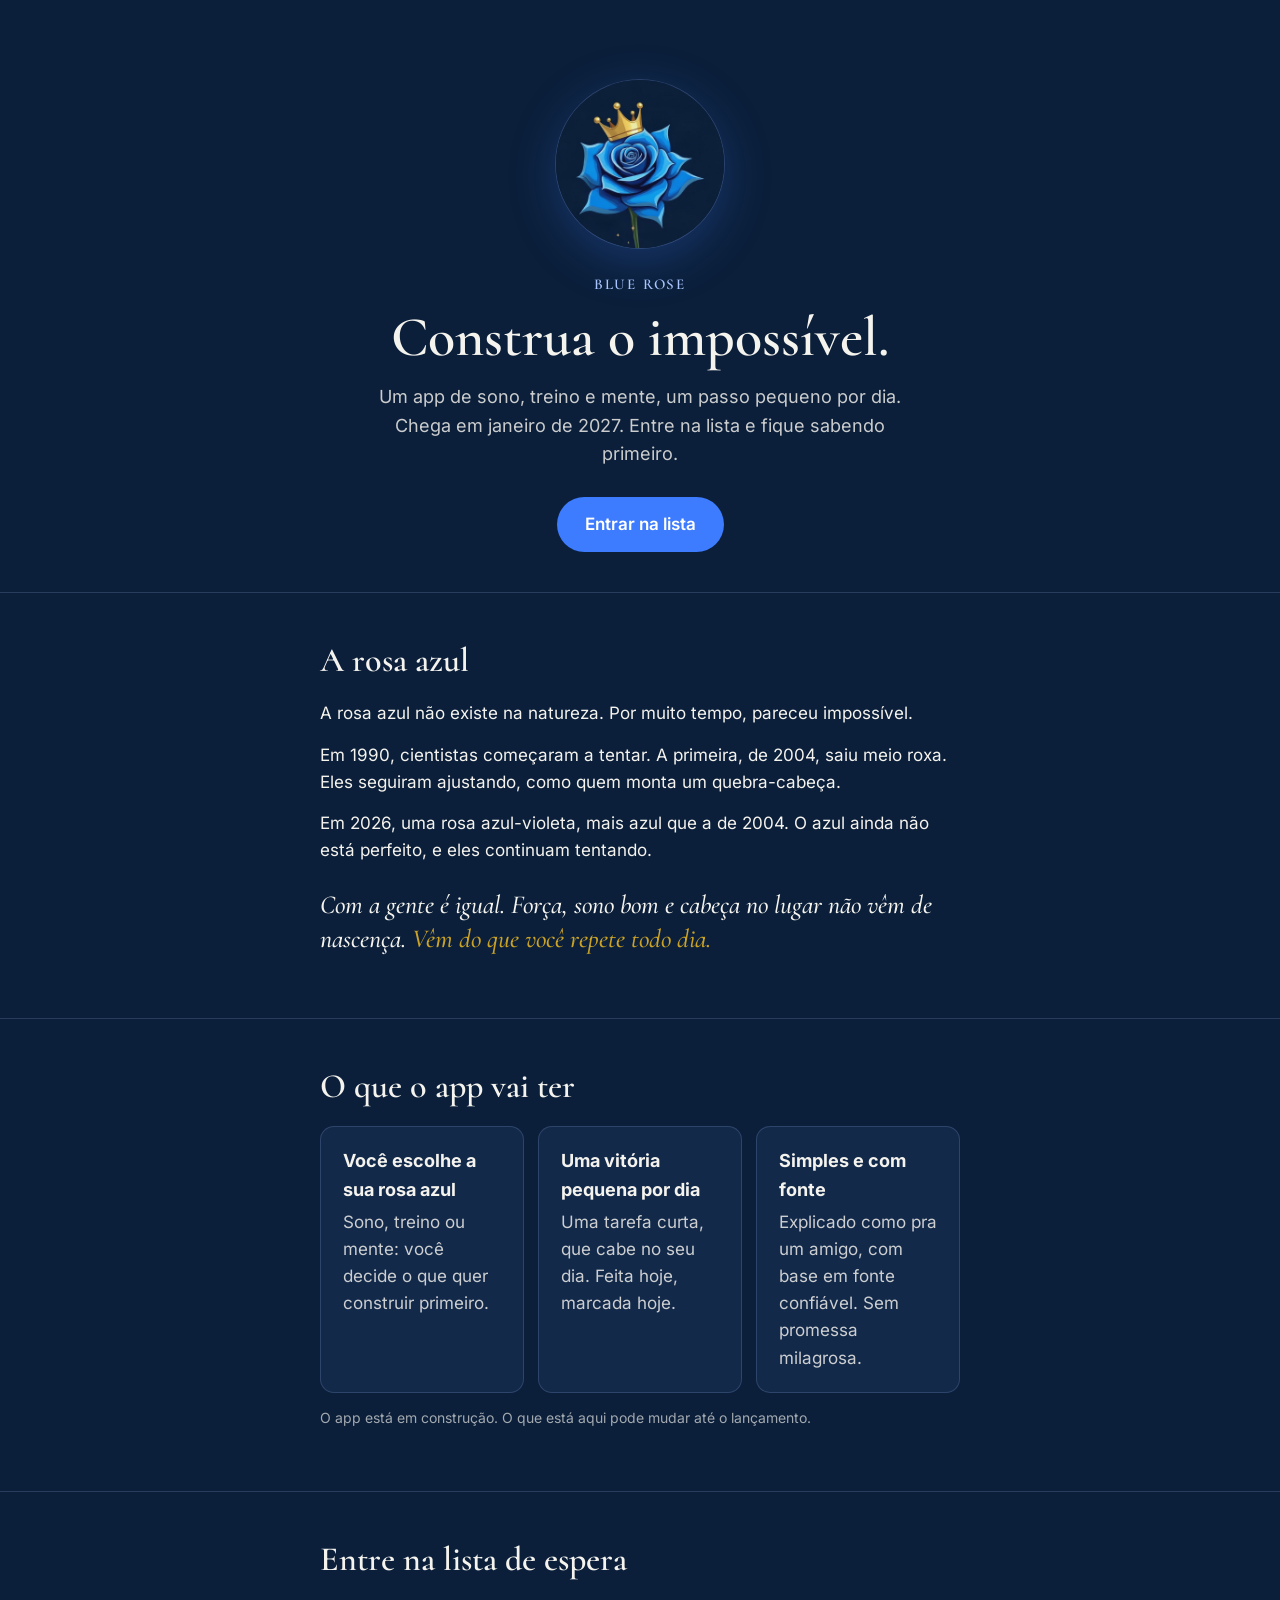
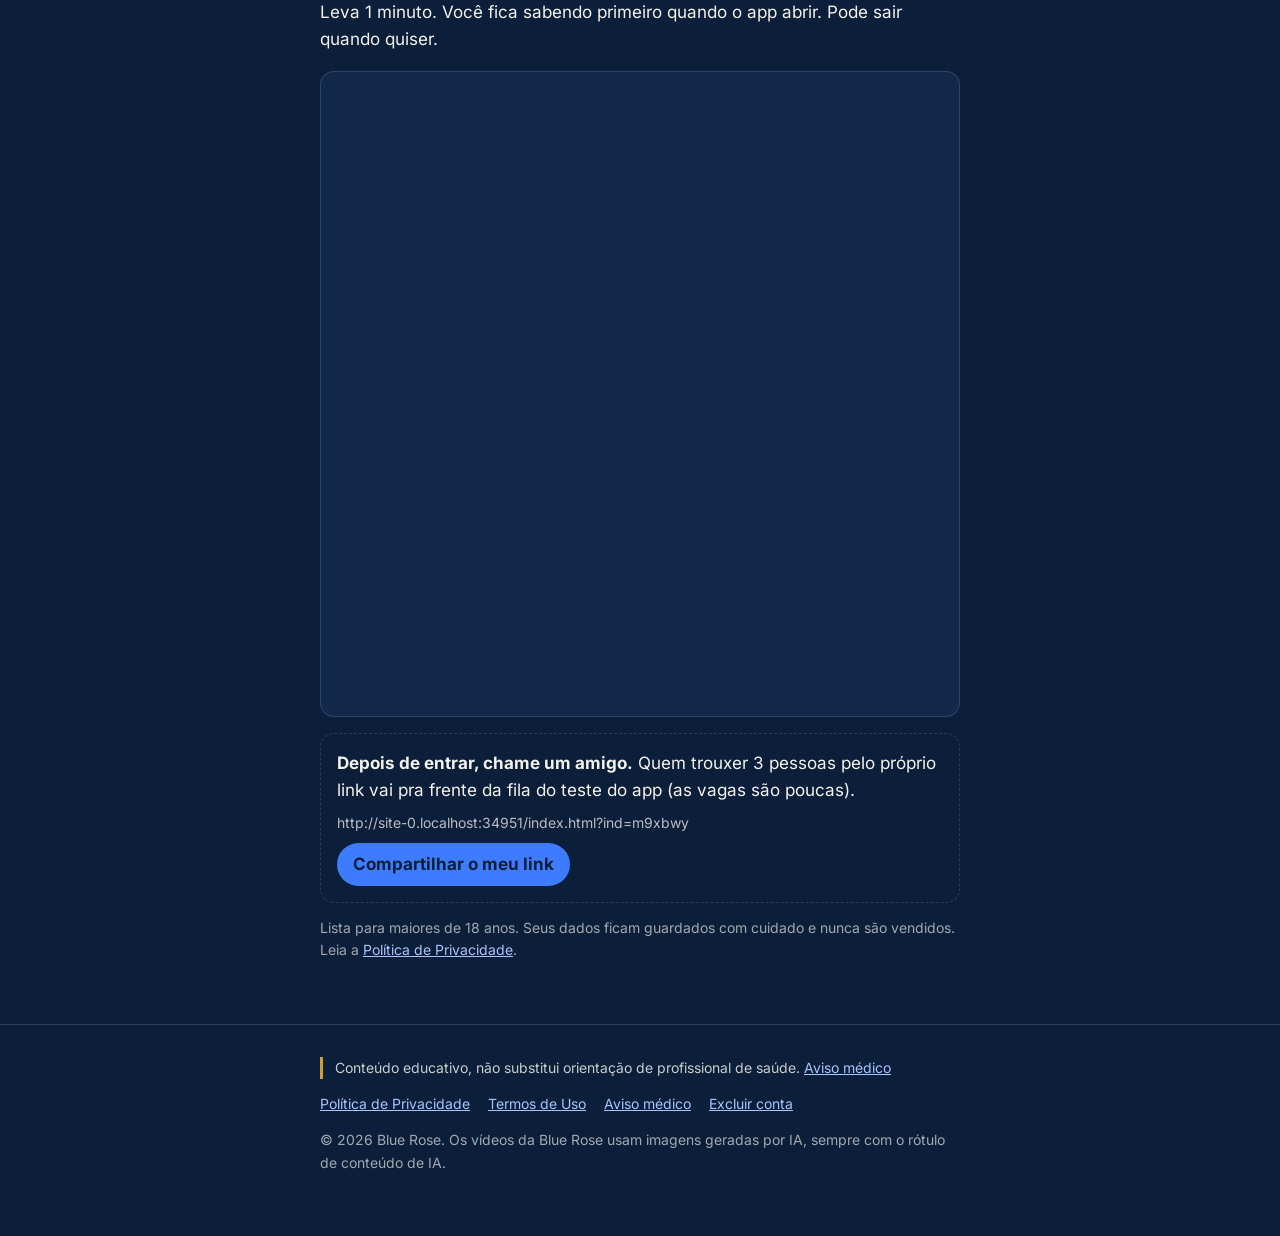
<file: index.html>
<!doctype html>
<html lang="pt-BR">
<head>
  <meta charset="utf-8">
  <meta name="viewport" content="width=device-width, initial-scale=1">
  <title>Blue Rose · Lista de espera do app</title>
  <meta name="description" content="Construa o impossível. Entre na lista de espera do app da Blue Rose: sono, treino e mente, um passo por dia.">
  <meta property="og:title" content="Blue Rose · Lista de espera do app">
  <meta property="og:description" content="Construa o impossível. Sono, treino e mente, um passo por dia.">
  <meta property="og:image" content="img/rosa.jpg">
  <link rel="icon" href="img/favicon.png">
  <link rel="stylesheet" href="tokens.css">
  <link rel="stylesheet" href="estilo.css">
</head>
<body>
  <header class="topo miolo">
    <img src="img/rosa.jpg" alt="A rosa azul com uma coroa dourada, símbolo da Blue Rose" width="168" height="168">
    <p class="marca">BLUE ROSE</p>
    <h1>Construa o impossível.</h1>
    <p class="sub">Um app de sono, treino e mente, um passo pequeno por dia. Chega em janeiro de 2027. Entre na lista e fique sabendo primeiro.</p>
    <a class="botao" href="#lista">Entrar na lista</a>
  </header>

  <main>
    <section class="manifesto" aria-labelledby="t-manifesto">
      <div class="miolo">
        <h2 id="t-manifesto">A rosa azul</h2>
        <p>A rosa azul não existe na natureza. Por muito tempo, pareceu impossível.</p>
        <p>Em 1990, cientistas começaram a tentar. A primeira, de 2004, saiu meio roxa. Eles seguiram ajustando, como quem monta um quebra-cabeça.</p>
        <p>Em 2026, uma rosa azul-violeta, mais azul que a de 2004. O azul ainda não está perfeito, e eles continuam tentando.</p>
        <p class="virada">Com a gente é igual. Força, sono bom e cabeça no lugar não vêm de nascença. <span class="ouro">Vêm do que você repete todo dia.</span></p>
      </div>
    </section>

    <section aria-labelledby="t-app">
      <div class="miolo">
        <h2 id="t-app">O que o app vai ter</h2>
        <ul class="beneficios">
          <li><b>Você escolhe a sua rosa azul</b><span>Sono, treino ou mente: você decide o que quer construir primeiro.</span></li>
          <li><b>Uma vitória pequena por dia</b><span>Uma tarefa curta, que cabe no seu dia. Feita hoje, marcada hoje.</span></li>
          <li><b>Simples e com fonte</b><span>Explicado como pra um amigo, com base em fonte confiável. Sem promessa milagrosa.</span></li>
        </ul>
        <p class="obs">O app está em construção. O que está aqui pode mudar até o lançamento.</p>
      </div>
    </section>

    <section id="lista" aria-labelledby="t-lista">
      <div class="miolo">
        <h2 id="t-lista">Entre na lista de espera</h2>
        <p>Leva 1 minuto. Você fica sabendo primeiro quando o app abrir. Pode sair quando quiser.</p>
        <div class="form-caixa" id="formulario"></div>
        <div class="indicacao" id="indicacao" hidden>
          <p><b>Depois de entrar, chame um amigo.</b> Quem trouxer 3 pessoas pelo próprio link vai pra frente da fila do teste do app (as vagas são poucas).</p>
          <p class="indicacao-link" data-link></p>
          <button type="button" class="indicacao-botao" data-copiar>Compartilhar o meu link</button>
        </div>
        <p class="obs">Lista para maiores de 18 anos. Seus dados ficam guardados com cuidado e nunca são vendidos. Leia a <a href="privacidade.html">Política de Privacidade</a>.</p>
      </div>
    </section>
  </main>

  <footer>
    <div class="miolo">
      <p class="aviso">Conteúdo educativo, não substitui orientação de profissional de saúde. <a href="aviso-medico.html">Aviso médico</a></p>
      <nav aria-label="Textos legais">
        <a href="privacidade.html">Política de Privacidade</a>
        <a href="termos.html">Termos de Uso</a>
        <a href="aviso-medico.html">Aviso médico</a>
        <a href="excluir-conta.html">Excluir conta</a>
      </nav>
      <p>© 2026 Blue Rose. Os vídeos da Blue Rose usam imagens geradas por IA, sempre com o rótulo de conteúdo de IA.</p>
    </div>
  </footer>

  <script src="config.js"></script>
  <script src="lista.js"></script>
</body>
</html>
</file>
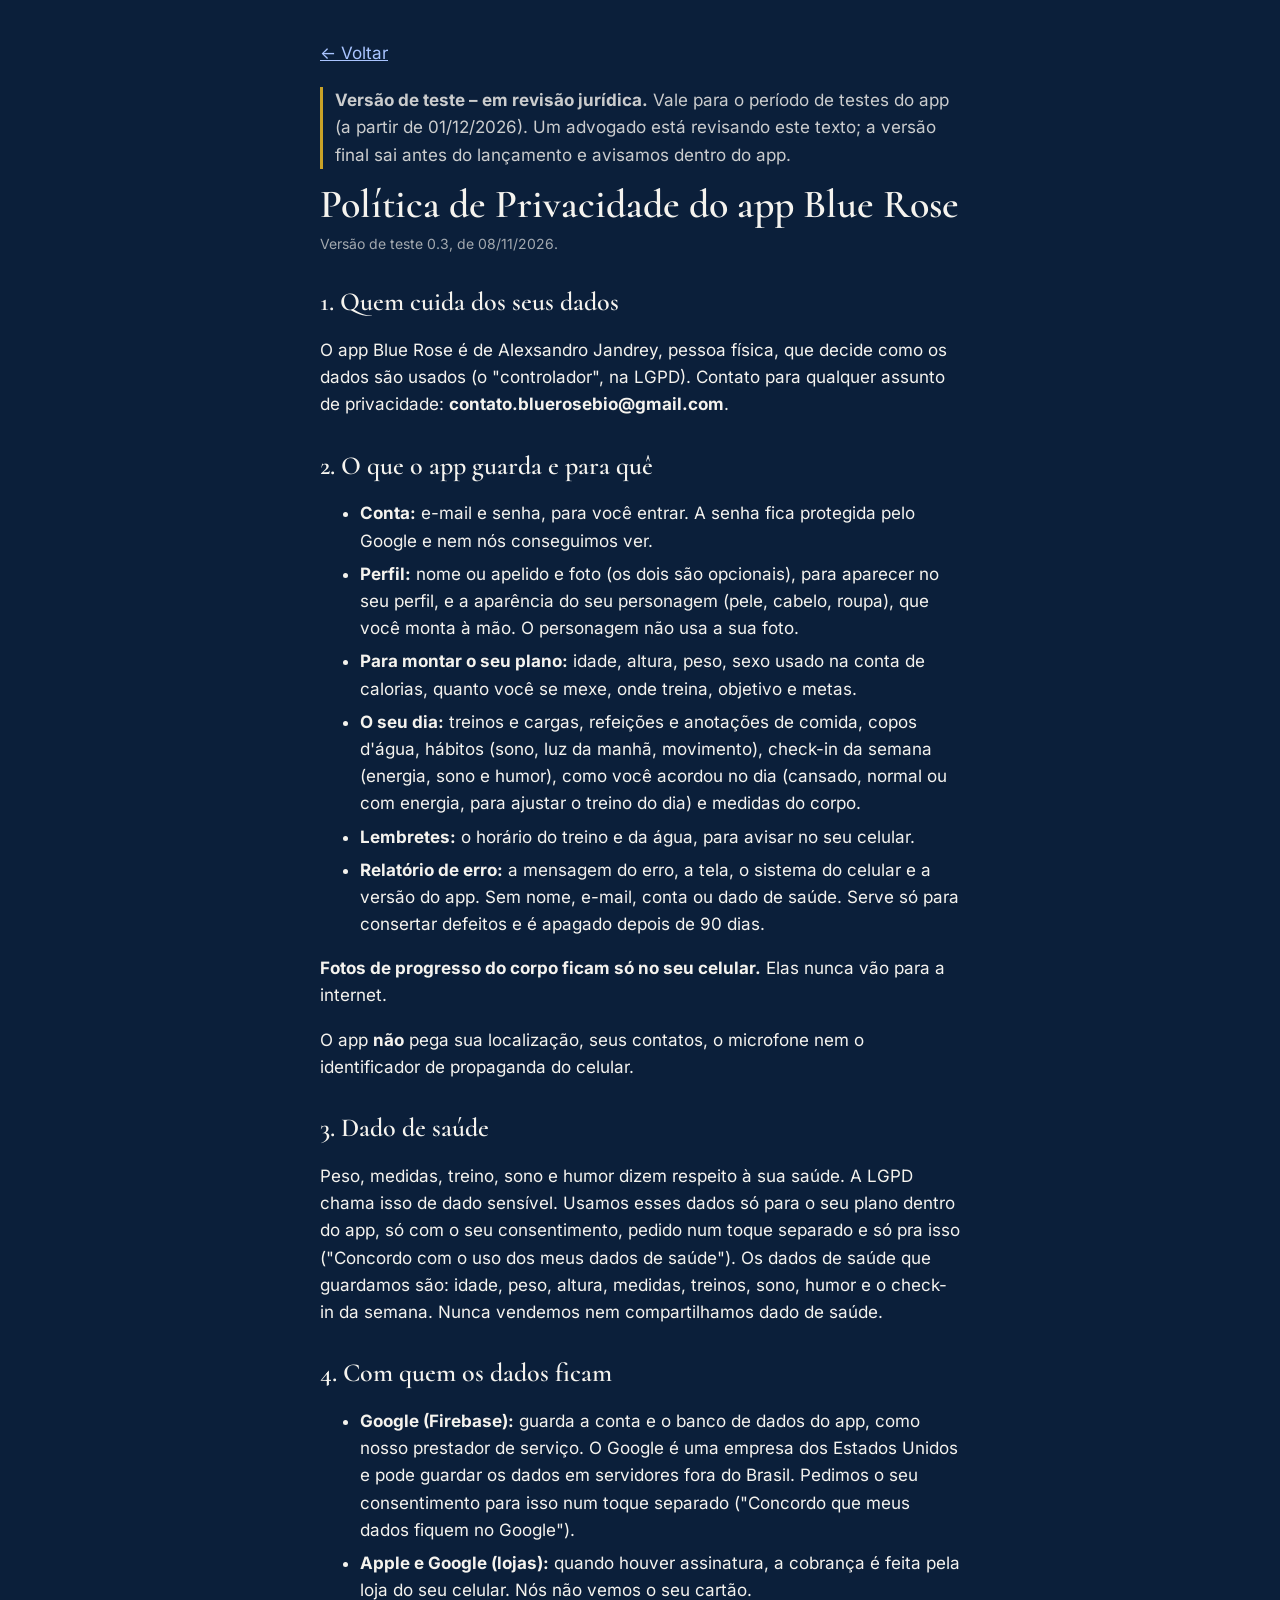
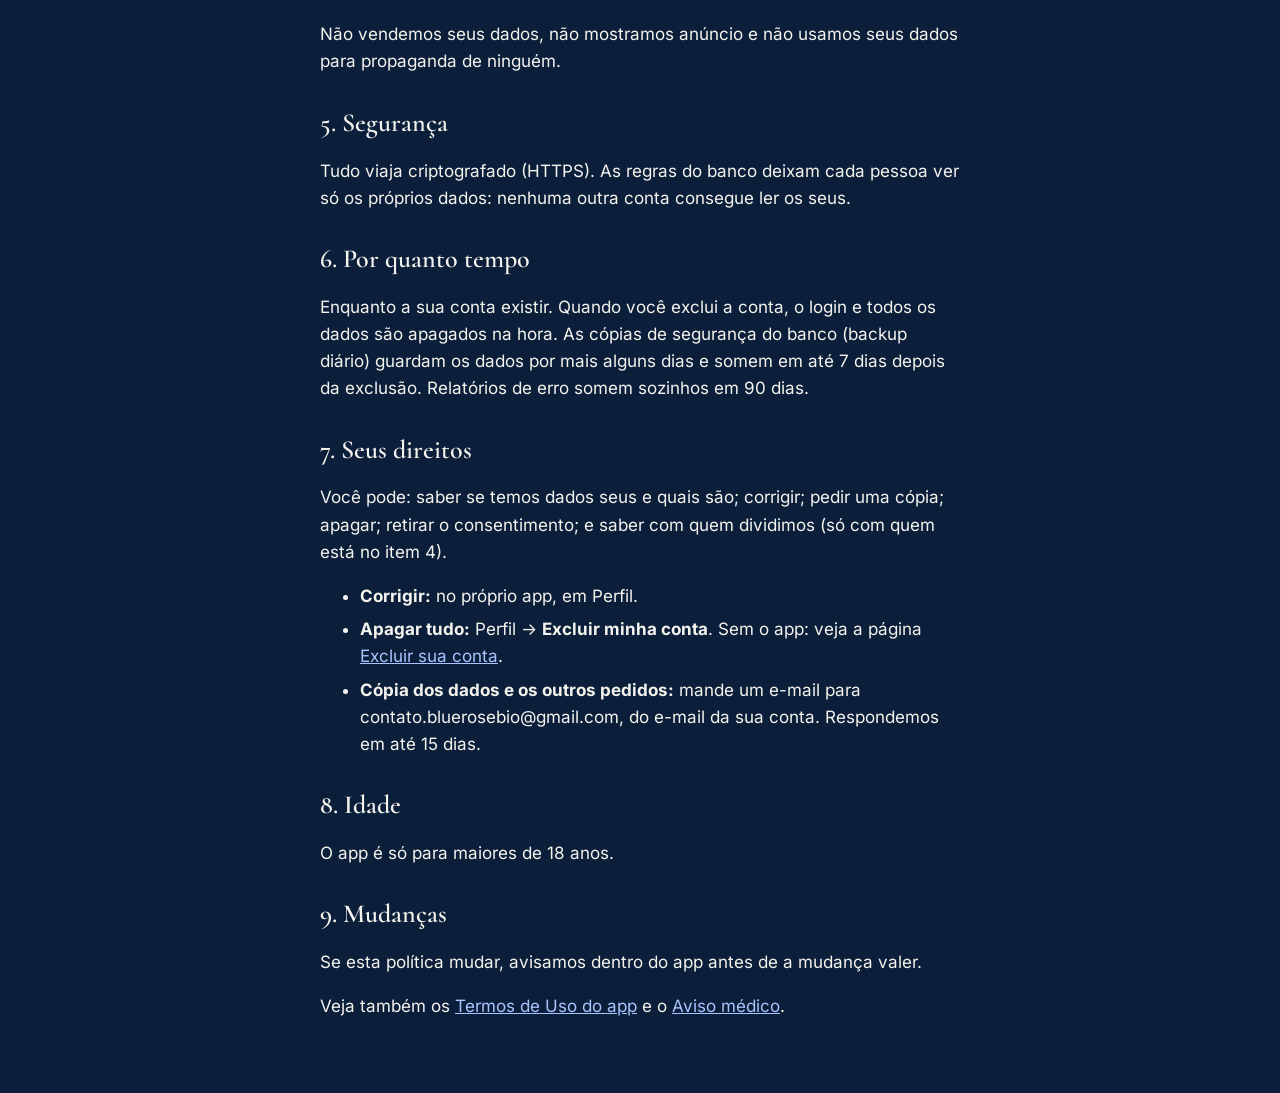
<file: app-privacidade.html>
<!doctype html>
<html lang="pt-BR">
<head>
  <meta charset="utf-8">
  <meta name="viewport" content="width=device-width, initial-scale=1">
  <title>Privacidade do app · Blue Rose</title>
  <meta name="robots" content="noindex">
  <link rel="icon" href="img/favicon.png">
  <link rel="stylesheet" href="tokens.css">
  <link rel="stylesheet" href="estilo.css">
</head>
<body>
<main class="texto miolo">
  <a class="voltar" href="index.html">← Voltar</a>
  <p class="aviso"><b>Versão de teste – em revisão jurídica.</b> Vale para o período de testes do app (a partir de 01/12/2026). Um advogado está revisando este texto; a versão final sai antes do lançamento e avisamos dentro do app.</p>
  <h1>Política de Privacidade do app Blue Rose</h1>
  <p class="versao">Versão de teste 0.3, de 08/11/2026.</p>

  <h2>1. Quem cuida dos seus dados</h2>
  <p>O app Blue Rose é de Alexsandro Jandrey, pessoa física, que decide como os dados são usados (o "controlador", na LGPD). Contato para qualquer assunto de privacidade: <b>contato.bluerosebio@gmail.com</b>.</p>

  <h2>2. O que o app guarda e para quê</h2>
  <ul>
    <li><b>Conta:</b> e-mail e senha, para você entrar. A senha fica protegida pelo Google e nem nós conseguimos ver.</li>
    <li><b>Perfil:</b> nome ou apelido e foto (os dois são opcionais), para aparecer no seu perfil, e a aparência do seu personagem (pele, cabelo, roupa), que você monta à mão. O personagem não usa a sua foto.</li>
    <li><b>Para montar o seu plano:</b> idade, altura, peso, sexo usado na conta de calorias, quanto você se mexe, onde treina, objetivo e metas.</li>
    <li><b>O seu dia:</b> treinos e cargas, refeições e anotações de comida, copos d'água, hábitos (sono, luz da manhã, movimento), check-in da semana (energia, sono e humor), como você acordou no dia (cansado, normal ou com energia, para ajustar o treino do dia) e medidas do corpo.</li>
    <li><b>Lembretes:</b> o horário do treino e da água, para avisar no seu celular.</li>
    <li><b>Relatório de erro:</b> a mensagem do erro, a tela, o sistema do celular e a versão do app. Sem nome, e-mail, conta ou dado de saúde. Serve só para consertar defeitos e é apagado depois de 90 dias.</li>
  </ul>
  <p><b>Fotos de progresso do corpo ficam só no seu celular.</b> Elas nunca vão para a internet.</p>
  <p>O app <b>não</b> pega sua localização, seus contatos, o microfone nem o identificador de propaganda do celular.</p>

  <h2>3. Dado de saúde</h2>
  <p>Peso, medidas, treino, sono e humor dizem respeito à sua saúde. A LGPD chama isso de dado sensível. Usamos esses dados só para o seu plano dentro do app, só com o seu consentimento, pedido num toque separado e só pra isso ("Concordo com o uso dos meus dados de saúde"). Os dados de saúde que guardamos são: idade, peso, altura, medidas, treinos, sono, humor e o check-in da semana. Nunca vendemos nem compartilhamos dado de saúde.</p>

  <h2>4. Com quem os dados ficam</h2>
  <ul>
    <li><b>Google (Firebase):</b> guarda a conta e o banco de dados do app, como nosso prestador de serviço. O Google é uma empresa dos Estados Unidos e pode guardar os dados em servidores fora do Brasil. Pedimos o seu consentimento para isso num toque separado ("Concordo que meus dados fiquem no Google").</li>
    <li><b>Apple e Google (lojas):</b> quando houver assinatura, a cobrança é feita pela loja do seu celular. Nós não vemos o seu cartão.</li>
  </ul>
  <p>Não vendemos seus dados, não mostramos anúncio e não usamos seus dados para propaganda de ninguém.</p>

  <h2>5. Segurança</h2>
  <p>Tudo viaja criptografado (HTTPS). As regras do banco deixam cada pessoa ver só os próprios dados: nenhuma outra conta consegue ler os seus.</p>

  <h2>6. Por quanto tempo</h2>
  <p>Enquanto a sua conta existir. Quando você exclui a conta, o login e todos os dados são apagados na hora. As cópias de segurança do banco (backup diário) guardam os dados por mais alguns dias e somem em até 7 dias depois da exclusão. Relatórios de erro somem sozinhos em 90 dias.</p>

  <h2>7. Seus direitos</h2>
  <p>Você pode: saber se temos dados seus e quais são; corrigir; pedir uma cópia; apagar; retirar o consentimento; e saber com quem dividimos (só com quem está no item 4).</p>
  <ul>
    <li><b>Corrigir:</b> no próprio app, em Perfil.</li>
    <li><b>Apagar tudo:</b> Perfil → <b>Excluir minha conta</b>. Sem o app: veja a página <a href="excluir-conta.html">Excluir sua conta</a>.</li>
    <li><b>Cópia dos dados e os outros pedidos:</b> mande um e-mail para contato.bluerosebio@gmail.com, do e-mail da sua conta. Respondemos em até 15 dias.</li>
  </ul>

  <h2>8. Idade</h2>
  <p>O app é só para maiores de 18 anos.</p>

  <h2>9. Mudanças</h2>
  <p>Se esta política mudar, avisamos dentro do app antes de a mudança valer.</p>

  <p>Veja também os <a href="app-termos.html">Termos de Uso do app</a> e o <a href="aviso-medico.html">Aviso médico</a>.</p>
</main>
</body>
</html>
</file>
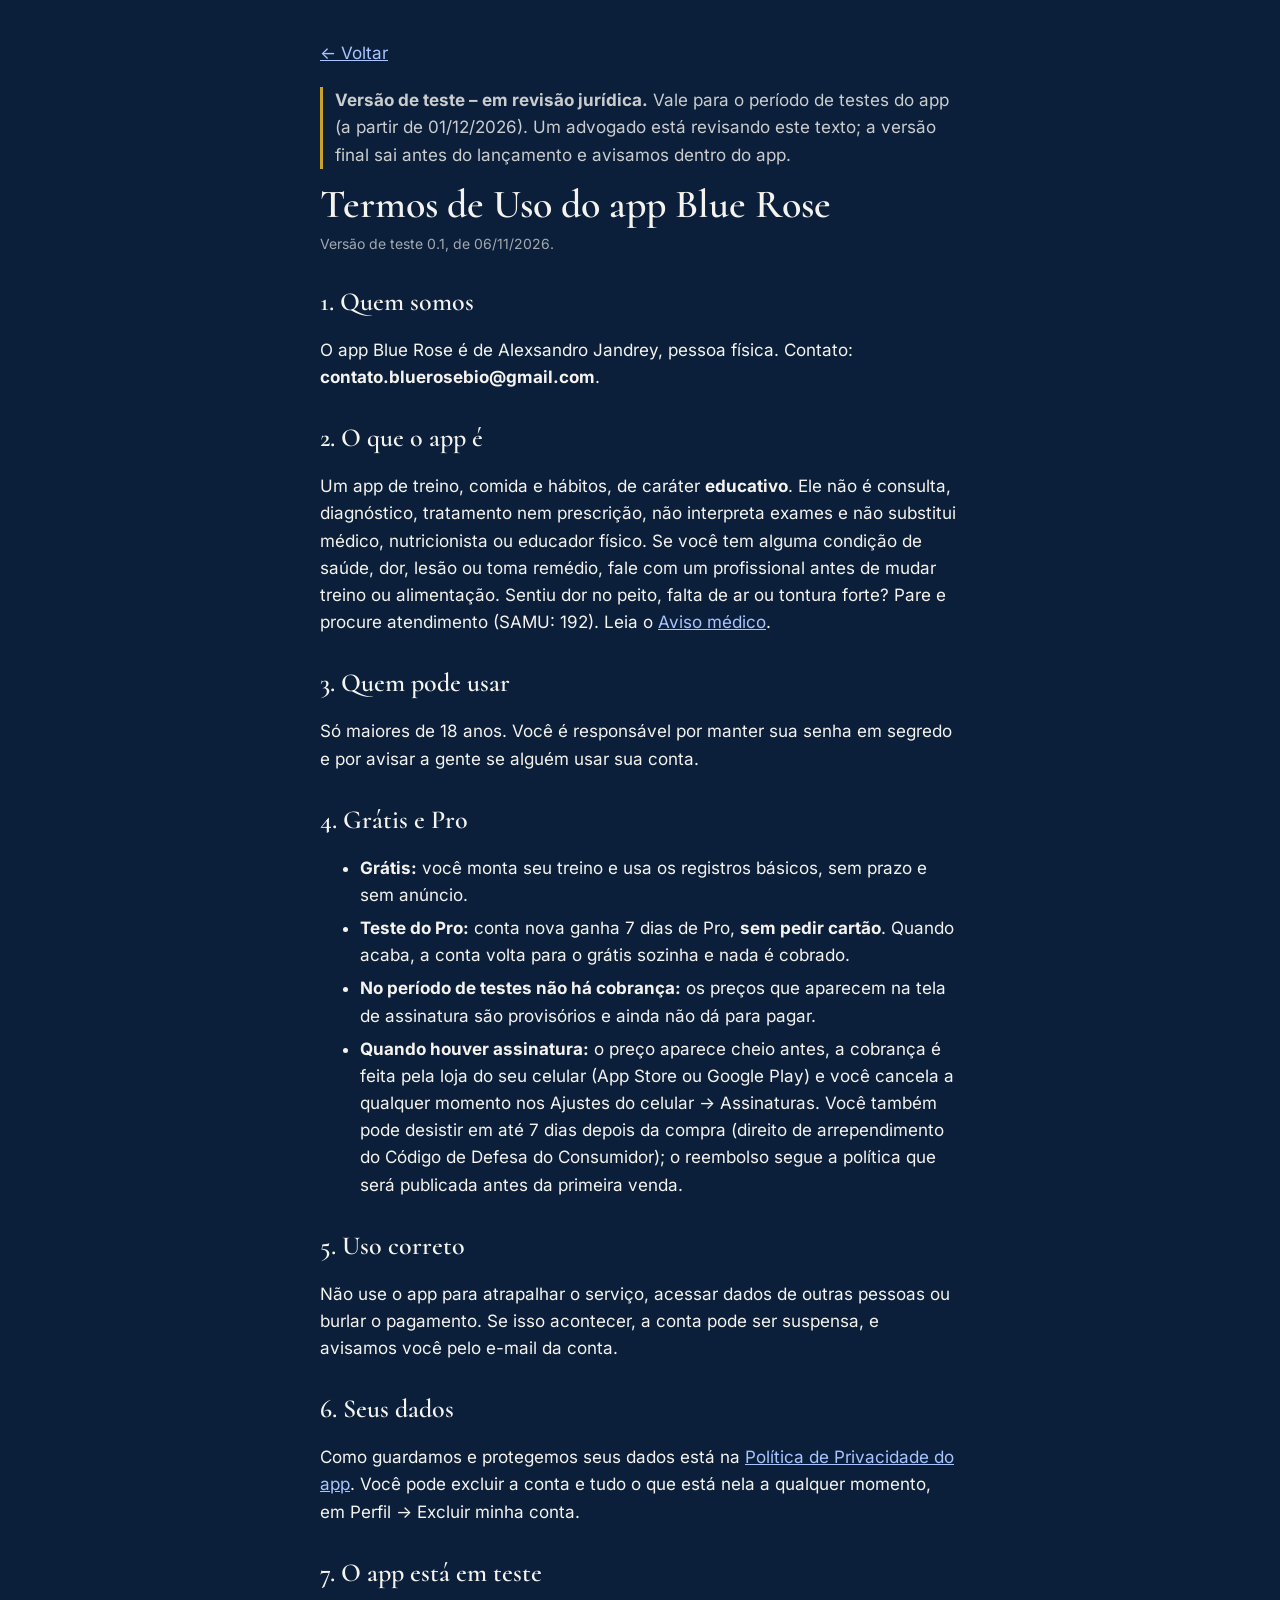
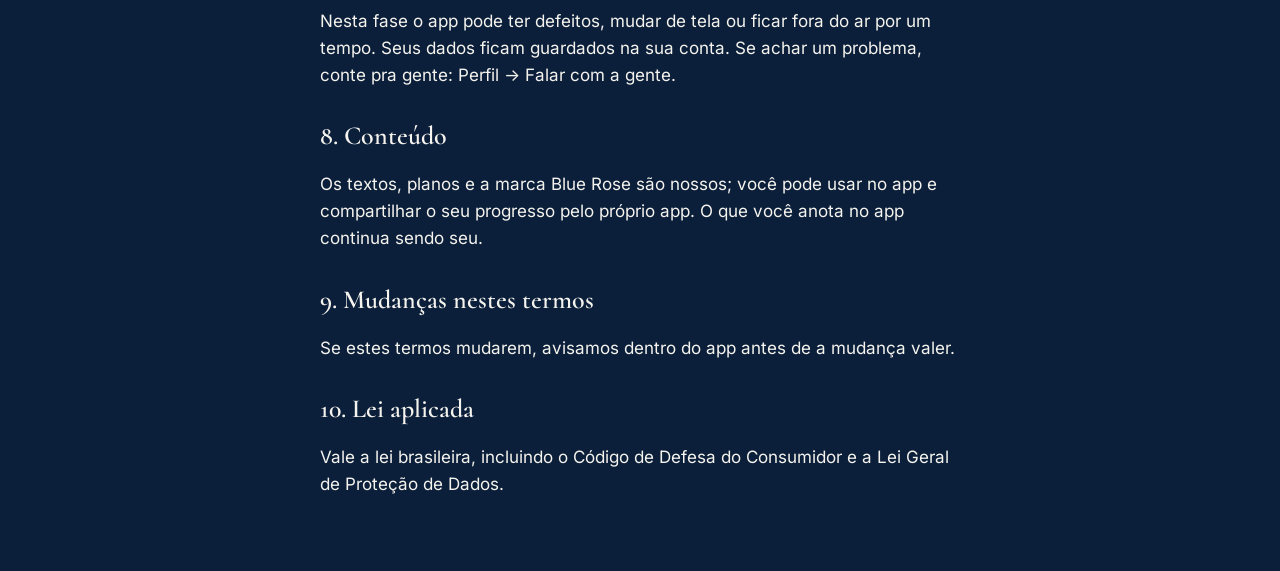
<file: app-termos.html>
<!doctype html>
<html lang="pt-BR">
<head>
  <meta charset="utf-8">
  <meta name="viewport" content="width=device-width, initial-scale=1">
  <title>Termos do app · Blue Rose</title>
  <meta name="robots" content="noindex">
  <link rel="icon" href="img/favicon.png">
  <link rel="stylesheet" href="tokens.css">
  <link rel="stylesheet" href="estilo.css">
</head>
<body>
<main class="texto miolo">
  <a class="voltar" href="index.html">← Voltar</a>
  <p class="aviso"><b>Versão de teste – em revisão jurídica.</b> Vale para o período de testes do app (a partir de 01/12/2026). Um advogado está revisando este texto; a versão final sai antes do lançamento e avisamos dentro do app.</p>
  <h1>Termos de Uso do app Blue Rose</h1>
  <p class="versao">Versão de teste 0.1, de 06/11/2026.</p>

  <h2>1. Quem somos</h2>
  <p>O app Blue Rose é de Alexsandro Jandrey, pessoa física. Contato: <b>contato.bluerosebio@gmail.com</b>.</p>

  <h2>2. O que o app é</h2>
  <p>Um app de treino, comida e hábitos, de caráter <b>educativo</b>. Ele não é consulta, diagnóstico, tratamento nem prescrição, não interpreta exames e não substitui médico, nutricionista ou educador físico. Se você tem alguma condição de saúde, dor, lesão ou toma remédio, fale com um profissional antes de mudar treino ou alimentação. Sentiu dor no peito, falta de ar ou tontura forte? Pare e procure atendimento (SAMU: 192). Leia o <a href="aviso-medico.html">Aviso médico</a>.</p>

  <h2>3. Quem pode usar</h2>
  <p>Só maiores de 18 anos. Você é responsável por manter sua senha em segredo e por avisar a gente se alguém usar sua conta.</p>

  <h2>4. Grátis e Pro</h2>
  <ul>
    <li><b>Grátis:</b> você monta seu treino e usa os registros básicos, sem prazo e sem anúncio.</li>
    <li><b>Teste do Pro:</b> conta nova ganha 7 dias de Pro, <b>sem pedir cartão</b>. Quando acaba, a conta volta para o grátis sozinha e nada é cobrado.</li>
    <li><b>No período de testes não há cobrança:</b> os preços que aparecem na tela de assinatura são provisórios e ainda não dá para pagar.</li>
    <li><b>Quando houver assinatura:</b> o preço aparece cheio antes, a cobrança é feita pela loja do seu celular (App Store ou Google Play) e você cancela a qualquer momento nos Ajustes do celular → Assinaturas. Você também pode desistir em até 7 dias depois da compra (direito de arrependimento do Código de Defesa do Consumidor); o reembolso segue a política que será publicada antes da primeira venda.</li>
  </ul>

  <h2>5. Uso correto</h2>
  <p>Não use o app para atrapalhar o serviço, acessar dados de outras pessoas ou burlar o pagamento. Se isso acontecer, a conta pode ser suspensa, e avisamos você pelo e-mail da conta.</p>

  <h2>6. Seus dados</h2>
  <p>Como guardamos e protegemos seus dados está na <a href="app-privacidade.html">Política de Privacidade do app</a>. Você pode excluir a conta e tudo o que está nela a qualquer momento, em Perfil → Excluir minha conta.</p>

  <h2>7. O app está em teste</h2>
  <p>Nesta fase o app pode ter defeitos, mudar de tela ou ficar fora do ar por um tempo. Seus dados ficam guardados na sua conta. Se achar um problema, conte pra gente: Perfil → Falar com a gente.</p>

  <h2>8. Conteúdo</h2>
  <p>Os textos, planos e a marca Blue Rose são nossos; você pode usar no app e compartilhar o seu progresso pelo próprio app. O que você anota no app continua sendo seu.</p>

  <h2>9. Mudanças nestes termos</h2>
  <p>Se estes termos mudarem, avisamos dentro do app antes de a mudança valer.</p>

  <h2>10. Lei aplicada</h2>
  <p>Vale a lei brasileira, incluindo o Código de Defesa do Consumidor e a Lei Geral de Proteção de Dados.</p>
</main>
</body>
</html>
</file>
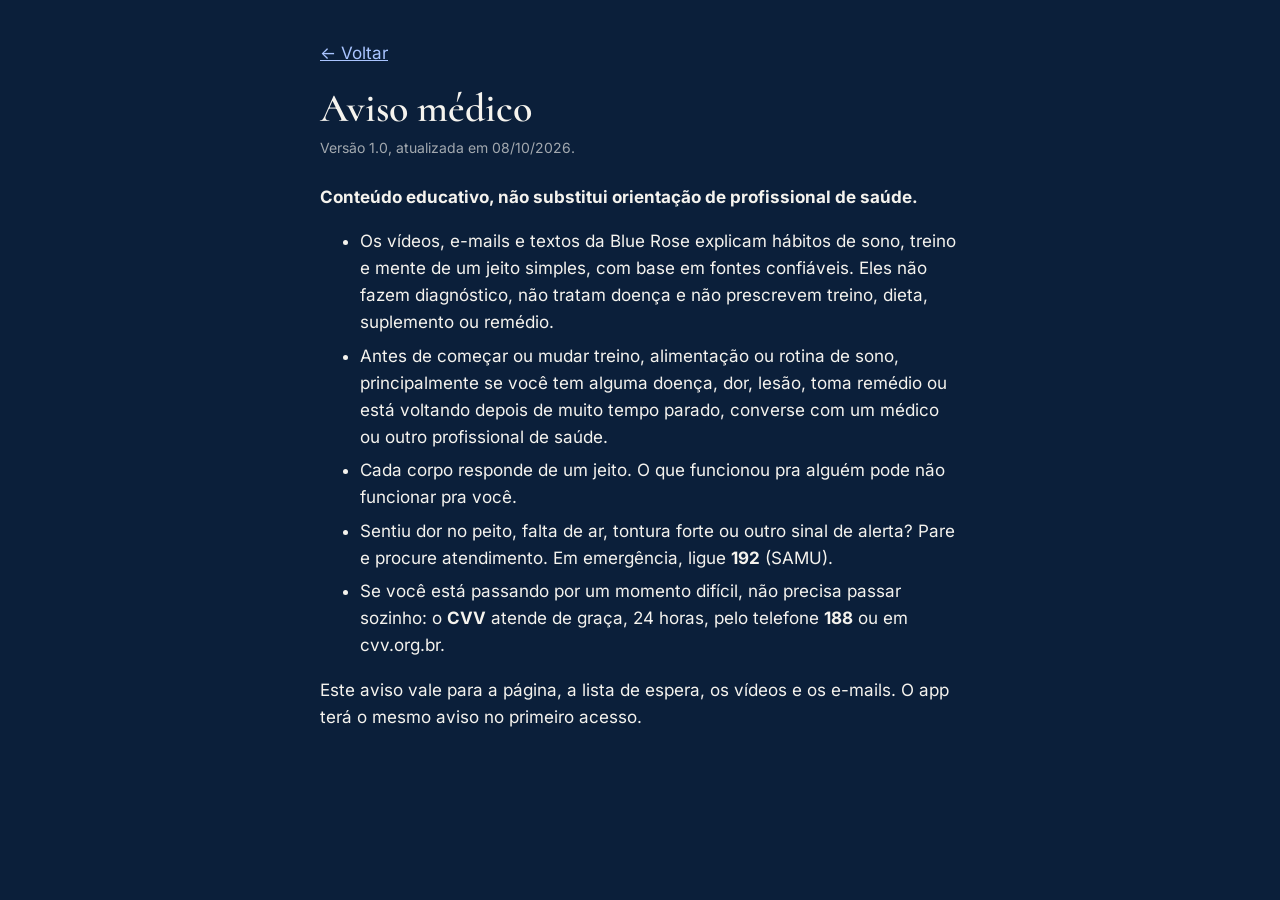
<file: aviso-medico.html>
<!doctype html>
<html lang="pt-BR">
<head>
  <meta charset="utf-8">
  <meta name="viewport" content="width=device-width, initial-scale=1">
  <title>Aviso médico · Blue Rose</title>
  <meta name="robots" content="noindex">
  <link rel="icon" href="img/favicon.png">
  <link rel="stylesheet" href="tokens.css">
  <link rel="stylesheet" href="estilo.css">
</head>
<body>
<main class="texto miolo">
  <a class="voltar" href="index.html">← Voltar</a>
  <h1>Aviso médico</h1>
  <p class="versao">Versão 1.0, atualizada em 08/10/2026.</p>
  <p><b>Conteúdo educativo, não substitui orientação de profissional de saúde.</b></p>
  <ul>
    <li>Os vídeos, e-mails e textos da Blue Rose explicam hábitos de sono, treino e mente de um jeito simples, com base em fontes confiáveis. Eles não fazem diagnóstico, não tratam doença e não prescrevem treino, dieta, suplemento ou remédio.</li>
    <li>Antes de começar ou mudar treino, alimentação ou rotina de sono, principalmente se você tem alguma doença, dor, lesão, toma remédio ou está voltando depois de muito tempo parado, converse com um médico ou outro profissional de saúde.</li>
    <li>Cada corpo responde de um jeito. O que funcionou pra alguém pode não funcionar pra você.</li>
    <li>Sentiu dor no peito, falta de ar, tontura forte ou outro sinal de alerta? Pare e procure atendimento. Em emergência, ligue <b>192</b> (SAMU).</li>
    <li>Se você está passando por um momento difícil, não precisa passar sozinho: o <b>CVV</b> atende de graça, 24 horas, pelo telefone <b>188</b> ou em cvv.org.br.</li>
  </ul>
  <p>Este aviso vale para a página, a lista de espera, os vídeos e os e-mails. O app terá o mesmo aviso no primeiro acesso.</p>
</main>
</body>
</html>
</file>
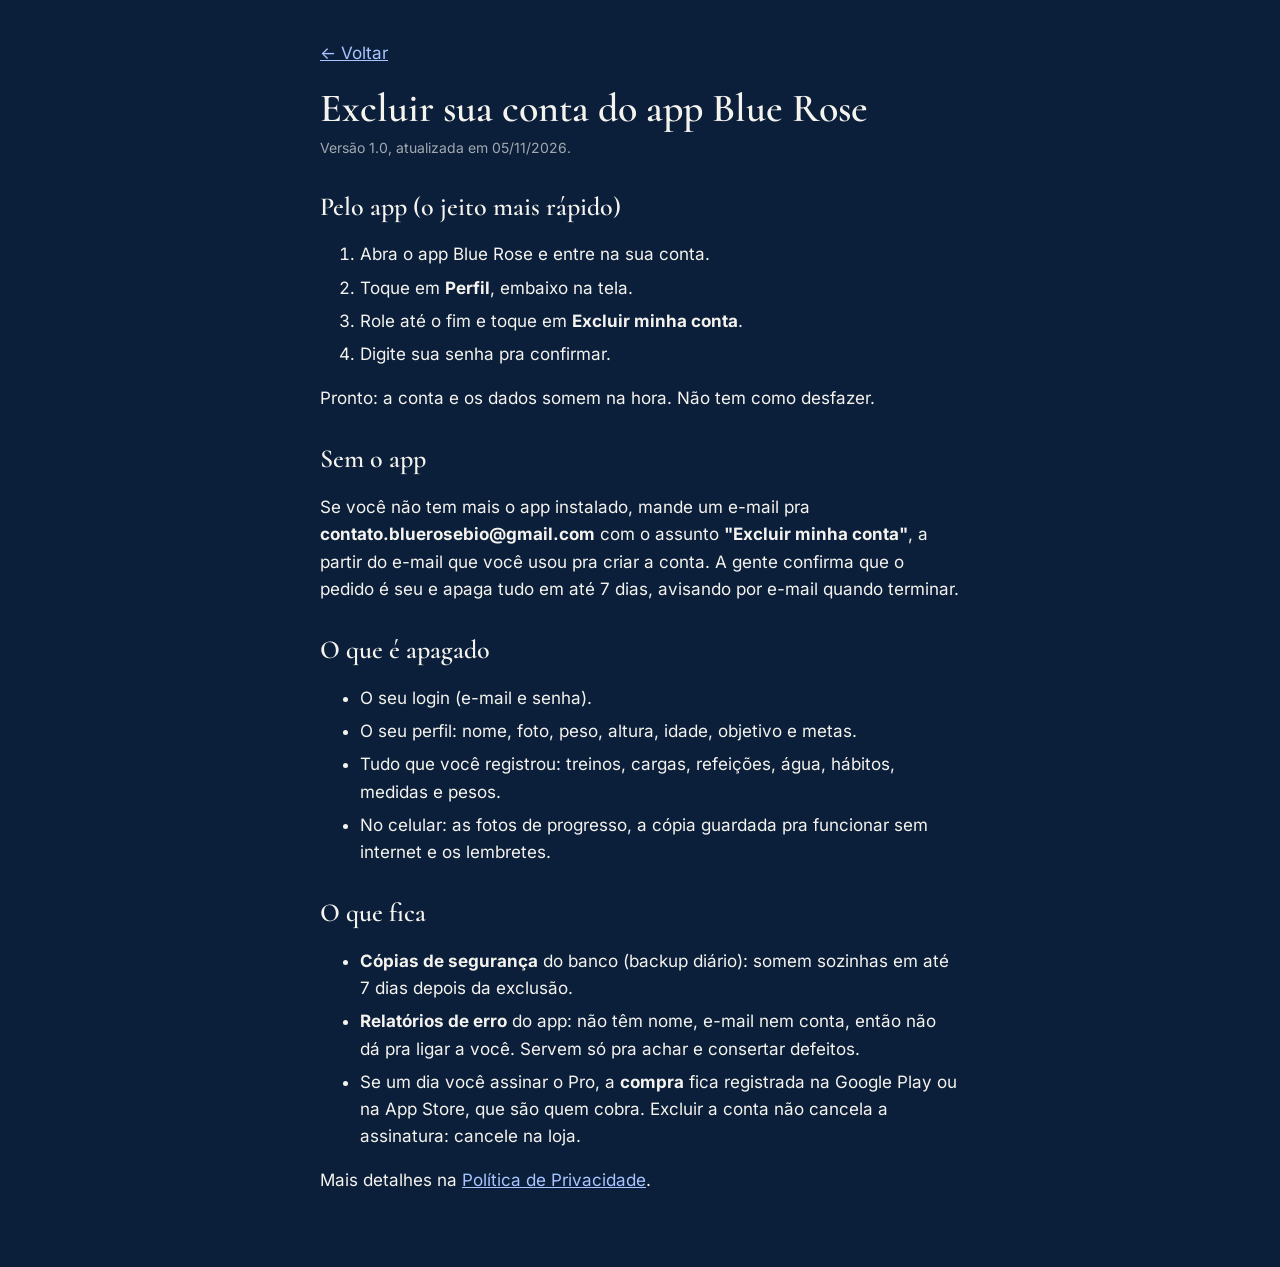
<file: excluir-conta.html>
<!doctype html>
<html lang="pt-BR">
<head>
  <meta charset="utf-8">
  <meta name="viewport" content="width=device-width, initial-scale=1">
  <title>Excluir sua conta · Blue Rose</title>
  <link rel="icon" href="img/favicon.png">
  <link rel="stylesheet" href="tokens.css">
  <link rel="stylesheet" href="estilo.css">
</head>
<body>
<main class="texto miolo">
  <a class="voltar" href="index.html">← Voltar</a>
  <h1>Excluir sua conta do app Blue Rose</h1>
  <p class="versao">Versão 1.0, atualizada em 05/11/2026.</p>

  <h2>Pelo app (o jeito mais rápido)</h2>
  <ol>
    <li>Abra o app Blue Rose e entre na sua conta.</li>
    <li>Toque em <b>Perfil</b>, embaixo na tela.</li>
    <li>Role até o fim e toque em <b>Excluir minha conta</b>.</li>
    <li>Digite sua senha pra confirmar.</li>
  </ol>
  <p>Pronto: a conta e os dados somem na hora. Não tem como desfazer.</p>

  <h2>Sem o app</h2>
  <p>Se você não tem mais o app instalado, mande um e-mail pra <b>contato.bluerosebio@gmail.com</b> com o assunto
    <b>"Excluir minha conta"</b>, a partir do e-mail que você usou pra criar a conta. A gente confirma que o pedido é seu
    e apaga tudo em até 7 dias, avisando por e-mail quando terminar.</p>

  <h2>O que é apagado</h2>
  <ul>
    <li>O seu login (e-mail e senha).</li>
    <li>O seu perfil: nome, foto, peso, altura, idade, objetivo e metas.</li>
    <li>Tudo que você registrou: treinos, cargas, refeições, água, hábitos, medidas e pesos.</li>
    <li>No celular: as fotos de progresso, a cópia guardada pra funcionar sem internet e os lembretes.</li>
  </ul>

  <h2>O que fica</h2>
  <ul>
    <li><b>Cópias de segurança</b> do banco (backup diário): somem sozinhas em até 7 dias depois da exclusão.</li>
    <li><b>Relatórios de erro</b> do app: não têm nome, e-mail nem conta, então não dá pra ligar a você. Servem só pra
      achar e consertar defeitos.</li>
    <li>Se um dia você assinar o Pro, a <b>compra</b> fica registrada na Google Play ou na App Store, que são quem cobra.
      Excluir a conta não cancela a assinatura: cancele na loja.</li>
  </ul>

  <p>Mais detalhes na <a href="privacidade.html">Política de Privacidade</a>.</p>
</main>
</body>
</html>
</file>
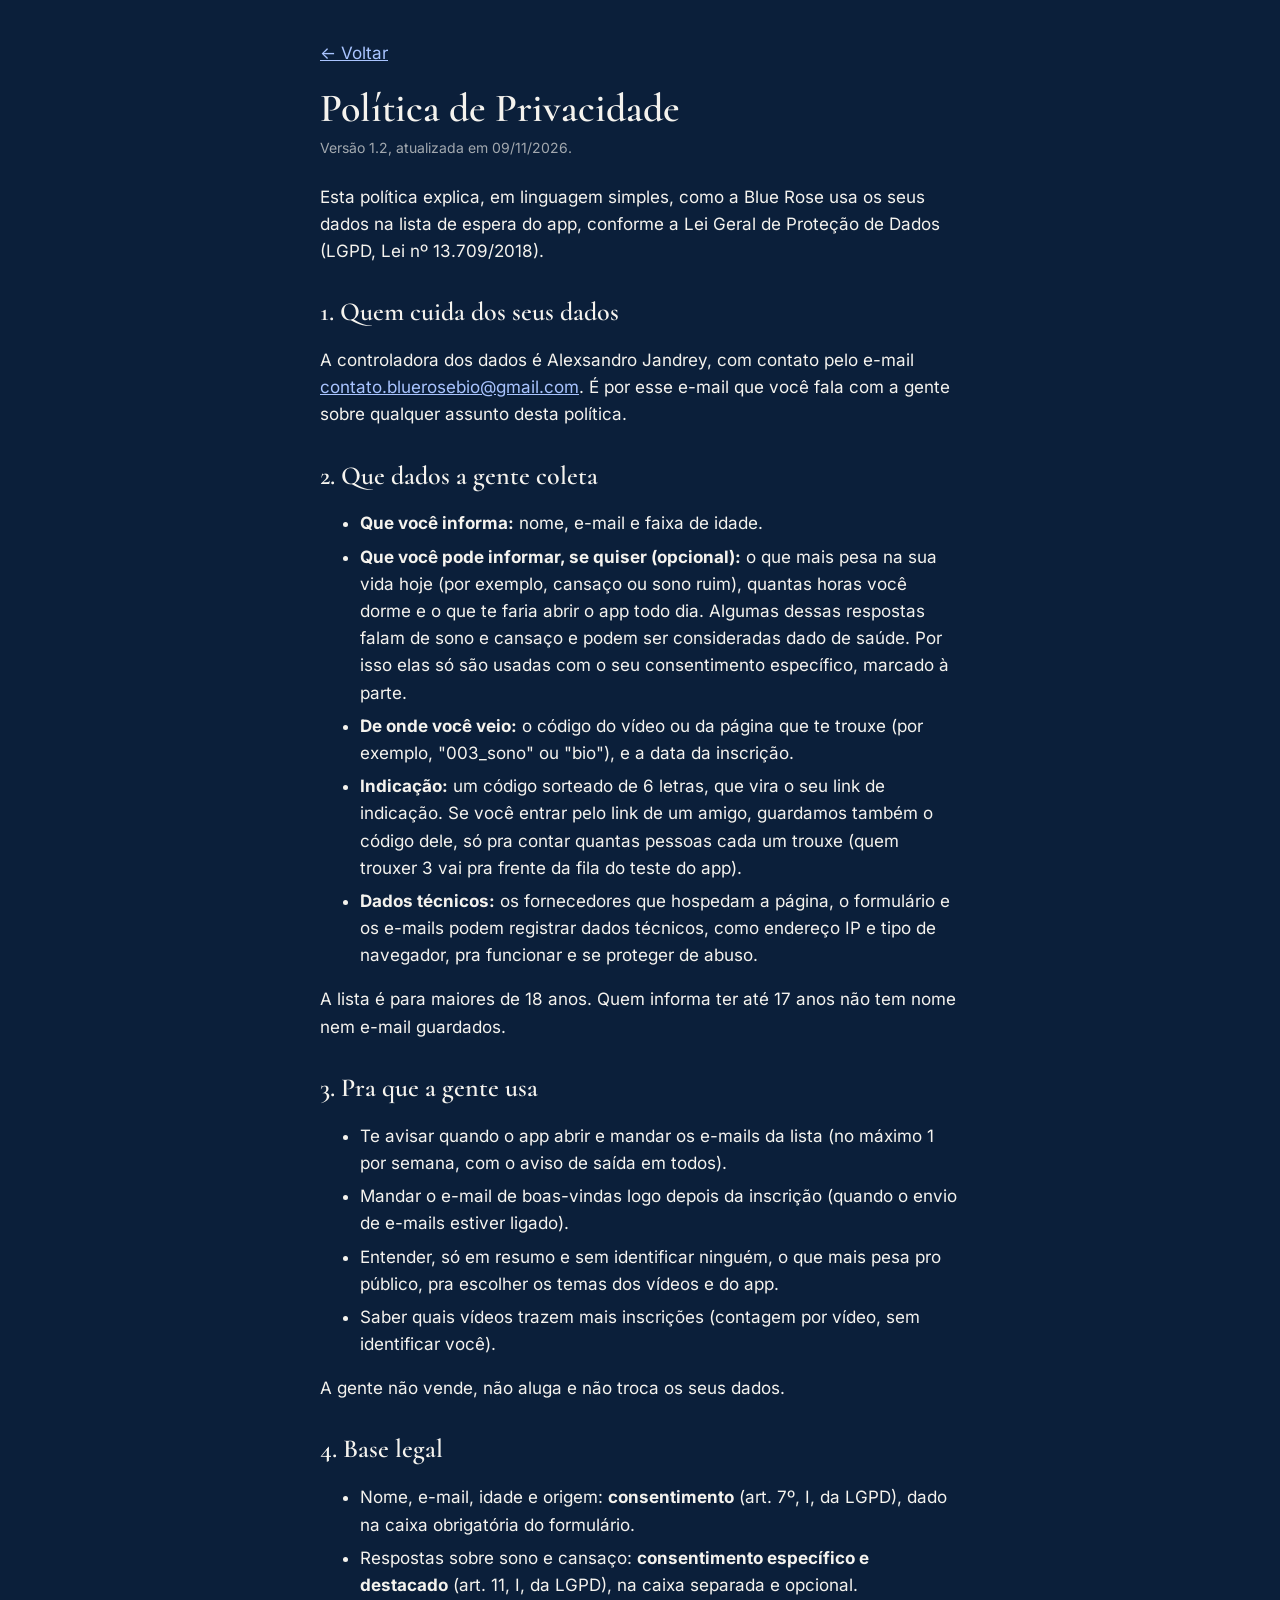
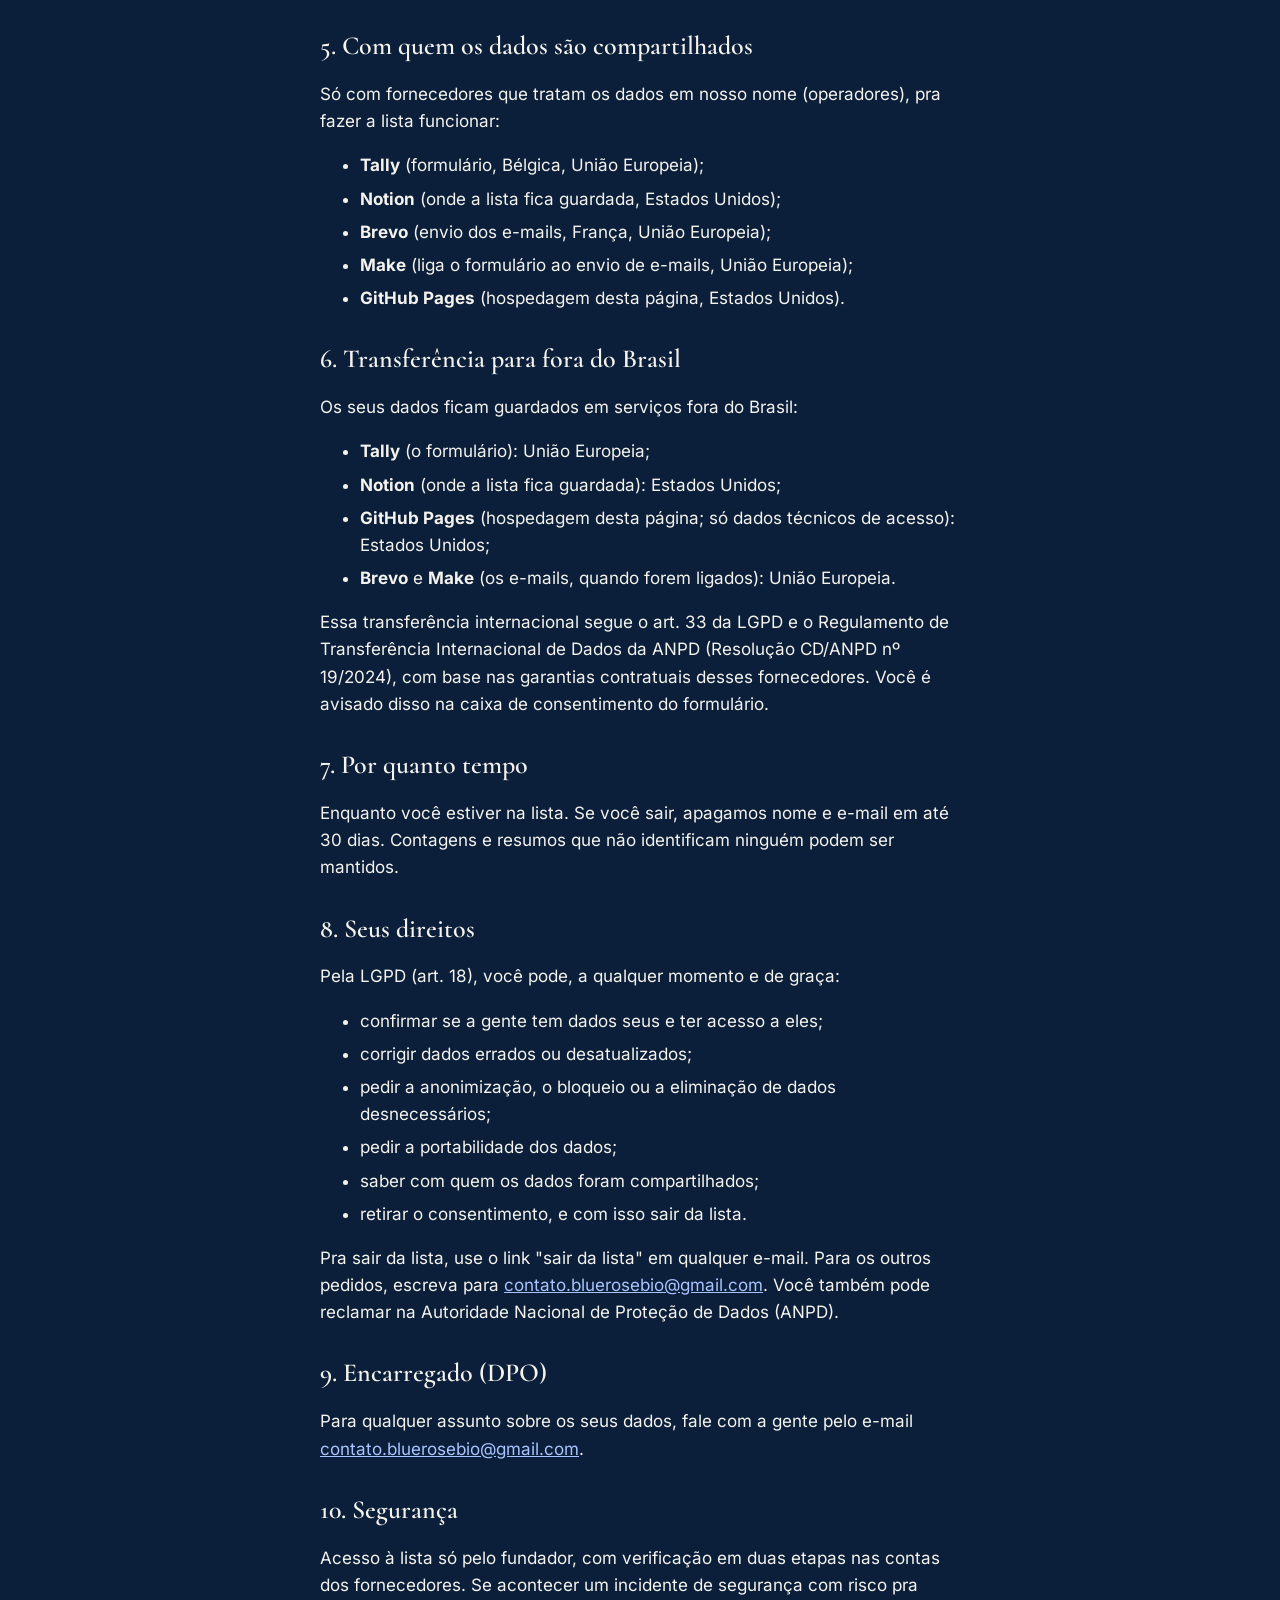
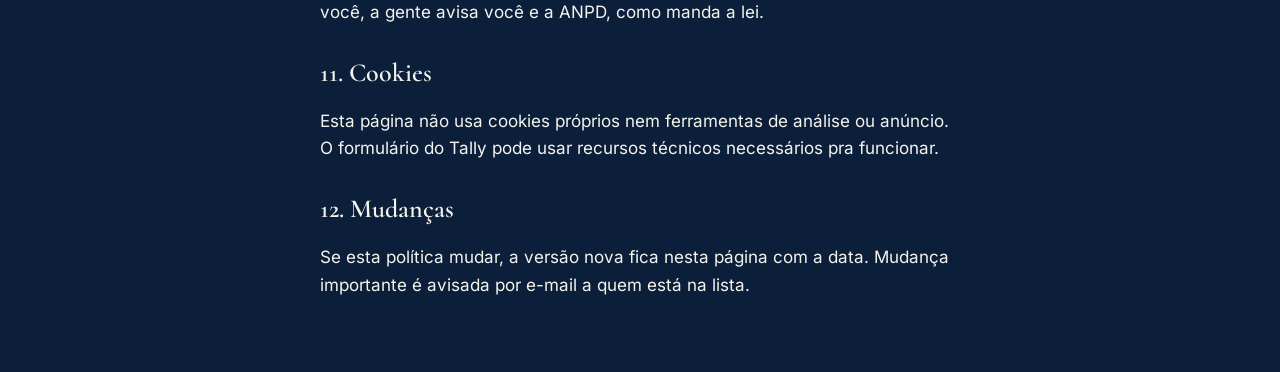
<file: privacidade.html>
<!doctype html>
<html lang="pt-BR">
<head>
  <meta charset="utf-8">
  <meta name="viewport" content="width=device-width, initial-scale=1">
  <title>Política de Privacidade · Blue Rose</title>
  <meta name="robots" content="noindex">
  <link rel="icon" href="img/favicon.png">
  <link rel="stylesheet" href="tokens.css">
  <link rel="stylesheet" href="estilo.css">
</head>
<body>
<main class="texto miolo">
  <a class="voltar" href="index.html">← Voltar</a>
  <h1>Política de Privacidade</h1>
  <p class="versao">Versão 1.2, atualizada em 09/11/2026.</p>
  <p>Esta política explica, em linguagem simples, como a Blue Rose usa os seus dados na lista de espera do app, conforme a Lei Geral de Proteção de Dados (LGPD, Lei nº 13.709/2018).</p>

  <h2>1. Quem cuida dos seus dados</h2>
  <p>A controladora dos dados é Alexsandro Jandrey, com contato pelo e-mail <a href="mailto:contato.bluerosebio@gmail.com">contato.bluerosebio@gmail.com</a>. É por esse e-mail que você fala com a gente sobre qualquer assunto desta política.</p>

  <h2>2. Que dados a gente coleta</h2>
  <ul>
    <li><b>Que você informa:</b> nome, e-mail e faixa de idade.</li>
    <li><b>Que você pode informar, se quiser (opcional):</b> o que mais pesa na sua vida hoje (por exemplo, cansaço ou sono ruim), quantas horas você dorme e o que te faria abrir o app todo dia. Algumas dessas respostas falam de sono e cansaço e podem ser consideradas dado de saúde. Por isso elas só são usadas com o seu consentimento específico, marcado à parte.</li>
    <li><b>De onde você veio:</b> o código do vídeo ou da página que te trouxe (por exemplo, "003_sono" ou "bio"), e a data da inscrição.</li>
    <li><b>Indicação:</b> um código sorteado de 6 letras, que vira o seu link de indicação. Se você entrar pelo link de um amigo, guardamos também o código dele, só pra contar quantas pessoas cada um trouxe (quem trouxer 3 vai pra frente da fila do teste do app).</li>
    <li><b>Dados técnicos:</b> os fornecedores que hospedam a página, o formulário e os e-mails podem registrar dados técnicos, como endereço IP e tipo de navegador, pra funcionar e se proteger de abuso.</li>
  </ul>
  <p>A lista é para maiores de 18 anos. Quem informa ter até 17 anos não tem nome nem e-mail guardados.</p>

  <h2>3. Pra que a gente usa</h2>
  <ul>
    <li>Te avisar quando o app abrir e mandar os e-mails da lista (no máximo 1 por semana, com o aviso de saída em todos).</li>
    <li>Mandar o e-mail de boas-vindas logo depois da inscrição (quando o envio de e-mails estiver ligado).</li>
    <li>Entender, só em resumo e sem identificar ninguém, o que mais pesa pro público, pra escolher os temas dos vídeos e do app.</li>
    <li>Saber quais vídeos trazem mais inscrições (contagem por vídeo, sem identificar você).</li>
  </ul>
  <p>A gente não vende, não aluga e não troca os seus dados.</p>

  <h2>4. Base legal</h2>
  <ul>
    <li>Nome, e-mail, idade e origem: <b>consentimento</b> (art. 7º, I, da LGPD), dado na caixa obrigatória do formulário.</li>
    <li>Respostas sobre sono e cansaço: <b>consentimento específico e destacado</b> (art. 11, I, da LGPD), na caixa separada e opcional.</li>
  </ul>

  <h2>5. Com quem os dados são compartilhados</h2>
  <p>Só com fornecedores que tratam os dados em nosso nome (operadores), pra fazer a lista funcionar:</p>
  <ul>
    <li><b>Tally</b> (formulário, Bélgica, União Europeia);</li>
    <li><b>Notion</b> (onde a lista fica guardada, Estados Unidos);</li>
    <li><b>Brevo</b> (envio dos e-mails, França, União Europeia);</li>
    <li><b>Make</b> (liga o formulário ao envio de e-mails, União Europeia);</li>
    <li><b>GitHub Pages</b> (hospedagem desta página, Estados Unidos).</li>
  </ul>

  <h2>6. Transferência para fora do Brasil</h2>
  <p>Os seus dados ficam guardados em serviços fora do Brasil:</p>
  <ul>
    <li><strong>Tally</strong> (o formulário): União Europeia;</li>
    <li><strong>Notion</strong> (onde a lista fica guardada): Estados Unidos;</li>
    <li><strong>GitHub Pages</strong> (hospedagem desta página; só dados técnicos de acesso): Estados Unidos;</li>
    <li><strong>Brevo</strong> e <strong>Make</strong> (os e-mails, quando forem ligados): União Europeia.</li>
  </ul>
  <p>Essa transferência internacional segue o art. 33 da LGPD e o Regulamento de Transferência Internacional de Dados da ANPD (Resolução CD/ANPD nº 19/2024), com base nas garantias contratuais desses fornecedores. Você é avisado disso na caixa de consentimento do formulário.</p>

  <h2>7. Por quanto tempo</h2>
  <p>Enquanto você estiver na lista. Se você sair, apagamos nome e e-mail em até 30 dias. Contagens e resumos que não identificam ninguém podem ser mantidos.</p>

  <h2>8. Seus direitos</h2>
  <p>Pela LGPD (art. 18), você pode, a qualquer momento e de graça:</p>
  <ul>
    <li>confirmar se a gente tem dados seus e ter acesso a eles;</li>
    <li>corrigir dados errados ou desatualizados;</li>
    <li>pedir a anonimização, o bloqueio ou a eliminação de dados desnecessários;</li>
    <li>pedir a portabilidade dos dados;</li>
    <li>saber com quem os dados foram compartilhados;</li>
    <li>retirar o consentimento, e com isso sair da lista.</li>
  </ul>
  <p>Pra sair da lista, use o link "sair da lista" em qualquer e-mail. Para os outros pedidos, escreva para <a href="mailto:contato.bluerosebio@gmail.com">contato.bluerosebio@gmail.com</a>. Você também pode reclamar na Autoridade Nacional de Proteção de Dados (ANPD).</p>

  <h2>9. Encarregado (DPO)</h2>
  <p>Para qualquer assunto sobre os seus dados, fale com a gente pelo e-mail <a href="mailto:contato.bluerosebio@gmail.com">contato.bluerosebio@gmail.com</a>.</p>

  <h2>10. Segurança</h2>
  <p>Acesso à lista só pelo fundador, com verificação em duas etapas nas contas dos fornecedores. Se acontecer um incidente de segurança com risco pra você, a gente avisa você e a ANPD, como manda a lei.</p>

  <h2>11. Cookies</h2>
  <p>Esta página não usa cookies próprios nem ferramentas de análise ou anúncio. O formulário do Tally pode usar recursos técnicos necessários pra funcionar.</p>

  <h2>12. Mudanças</h2>
  <p>Se esta política mudar, a versão nova fica nesta página com a data. Mudança importante é avisada por e-mail a quem está na lista.</p>
</main>
</body>
</html>
</file>
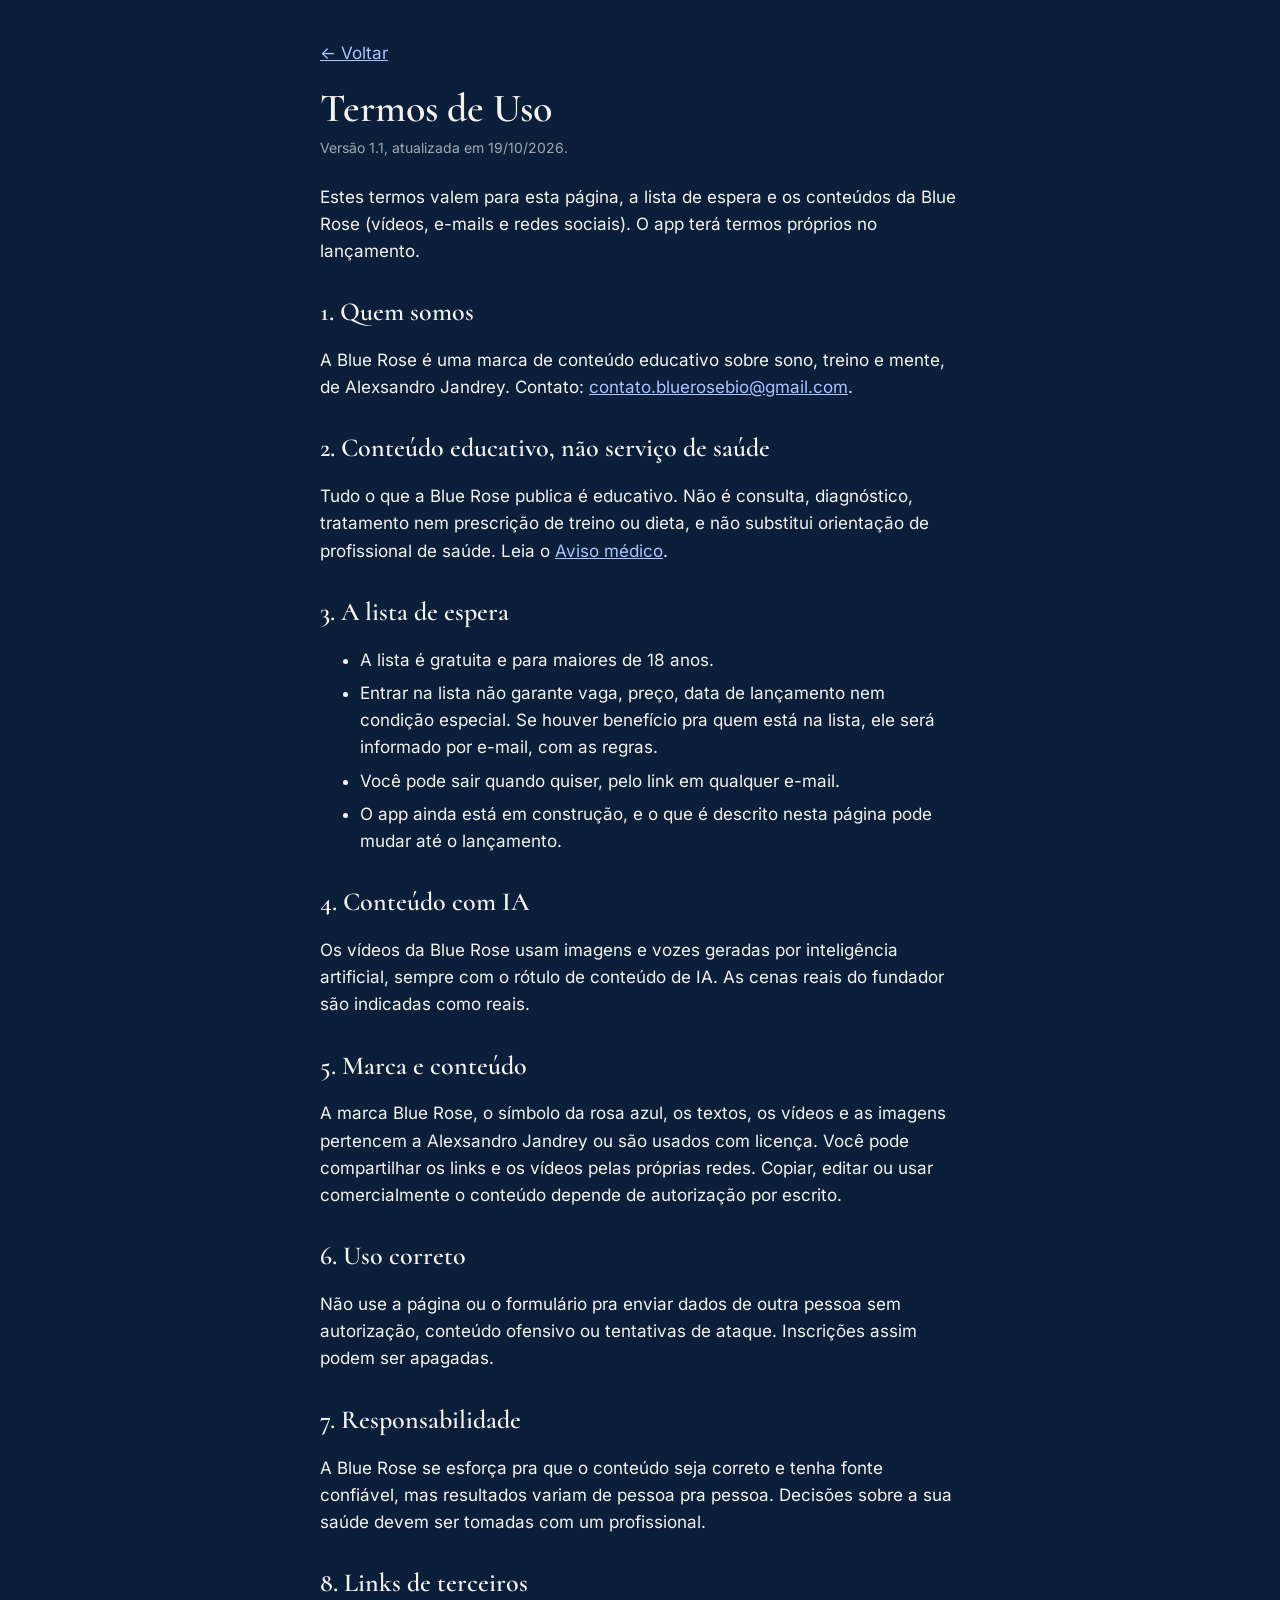
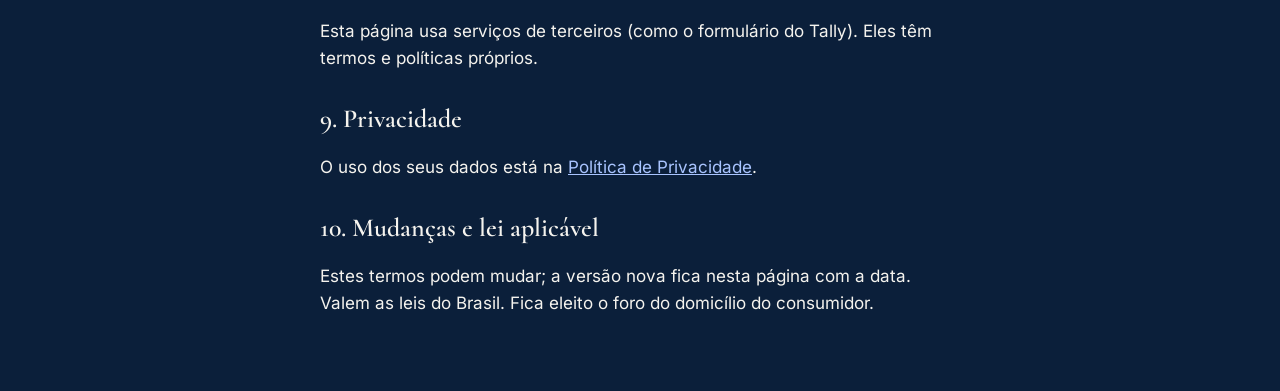
<file: termos.html>
<!doctype html>
<html lang="pt-BR">
<head>
  <meta charset="utf-8">
  <meta name="viewport" content="width=device-width, initial-scale=1">
  <title>Termos de Uso · Blue Rose</title>
  <meta name="robots" content="noindex">
  <link rel="icon" href="img/favicon.png">
  <link rel="stylesheet" href="tokens.css">
  <link rel="stylesheet" href="estilo.css">
</head>
<body>
<main class="texto miolo">
  <a class="voltar" href="index.html">← Voltar</a>
  <h1>Termos de Uso</h1>
  <p class="versao">Versão 1.1, atualizada em 19/10/2026.</p>
  <p>Estes termos valem para esta página, a lista de espera e os conteúdos da Blue Rose (vídeos, e-mails e redes sociais). O app terá termos próprios no lançamento.</p>

  <h2>1. Quem somos</h2>
  <p>A Blue Rose é uma marca de conteúdo educativo sobre sono, treino e mente, de Alexsandro Jandrey. Contato: <a href="mailto:contato.bluerosebio@gmail.com">contato.bluerosebio@gmail.com</a>.</p>

  <h2>2. Conteúdo educativo, não serviço de saúde</h2>
  <p>Tudo o que a Blue Rose publica é educativo. Não é consulta, diagnóstico, tratamento nem prescrição de treino ou dieta, e não substitui orientação de profissional de saúde. Leia o <a href="aviso-medico.html">Aviso médico</a>.</p>

  <h2>3. A lista de espera</h2>
  <ul>
    <li>A lista é gratuita e para maiores de 18 anos.</li>
    <li>Entrar na lista não garante vaga, preço, data de lançamento nem condição especial. Se houver benefício pra quem está na lista, ele será informado por e-mail, com as regras.</li>
    <li>Você pode sair quando quiser, pelo link em qualquer e-mail.</li>
    <li>O app ainda está em construção, e o que é descrito nesta página pode mudar até o lançamento.</li>
  </ul>

  <h2>4. Conteúdo com IA</h2>
  <p>Os vídeos da Blue Rose usam imagens e vozes geradas por inteligência artificial, sempre com o rótulo de conteúdo de IA. As cenas reais do fundador são indicadas como reais.</p>

  <h2>5. Marca e conteúdo</h2>
  <p>A marca Blue Rose, o símbolo da rosa azul, os textos, os vídeos e as imagens pertencem a Alexsandro Jandrey ou são usados com licença. Você pode compartilhar os links e os vídeos pelas próprias redes. Copiar, editar ou usar comercialmente o conteúdo depende de autorização por escrito.</p>

  <h2>6. Uso correto</h2>
  <p>Não use a página ou o formulário pra enviar dados de outra pessoa sem autorização, conteúdo ofensivo ou tentativas de ataque. Inscrições assim podem ser apagadas.</p>

  <h2>7. Responsabilidade</h2>
  <p>A Blue Rose se esforça pra que o conteúdo seja correto e tenha fonte confiável, mas resultados variam de pessoa pra pessoa. Decisões sobre a sua saúde devem ser tomadas com um profissional.</p>

  <h2>8. Links de terceiros</h2>
  <p>Esta página usa serviços de terceiros (como o formulário do Tally). Eles têm termos e políticas próprios.</p>

  <h2>9. Privacidade</h2>
  <p>O uso dos seus dados está na <a href="privacidade.html">Política de Privacidade</a>.</p>

  <h2>10. Mudanças e lei aplicável</h2>
  <p>Estes termos podem mudar; a versão nova fica nesta página com a data. Valem as leis do Brasil. Fica eleito o foro do domicílio do consumidor.</p>
</main>
</body>
</html>
</file>
<file: tokens.css>
/* GERADO por blue-rose-marca/gerar.py a partir de tokens/tokens.json. Não edite: edite os tokens e rode python gerar.py. */
@font-face { font-family: "Cormorant"; src: url("fontes/Cormorant-400.ttf") format("truetype"); font-weight: 400; font-style: normal; font-display: swap; }
@font-face { font-family: "Cormorant"; src: url("fontes/Cormorant-500-Italic.ttf") format("truetype"); font-weight: 500; font-style: italic; font-display: swap; }
@font-face { font-family: "Cormorant"; src: url("fontes/Cormorant-600.ttf") format("truetype"); font-weight: 600; font-style: normal; font-display: swap; }
@font-face { font-family: "Cormorant"; src: url("fontes/Cormorant-700.ttf") format("truetype"); font-weight: 700; font-style: normal; font-display: swap; }
@font-face { font-family: "Inter"; src: url("fontes/Inter-400.ttf") format("truetype"); font-weight: 400; font-style: normal; font-display: swap; }
@font-face { font-family: "Inter"; src: url("fontes/Inter-600.ttf") format("truetype"); font-weight: 600; font-style: normal; font-display: swap; }
@font-face { font-family: "Inter"; src: url("fontes/Inter-700.ttf") format("truetype"); font-weight: 700; font-style: normal; font-display: swap; }
@font-face { font-family: "Inter"; src: url("fontes/Inter-800.ttf") format("truetype"); font-weight: 800; font-style: normal; font-display: swap; }
:root {
  --cor-azul-profundo: #0B1F3A;
  --cor-azul-profundo-rgb: 11 31 58;
  --cor-azul-escuro: #2F63D9;
  --cor-azul-escuro-rgb: 47 99 217;
  --cor-azul-rosa: #3D7BFF;
  --cor-azul-rosa-rgb: 61 123 255;
  --cor-azul-rosa-hover: #2F6BEC;
  --cor-azul-rosa-hover-rgb: 47 107 236;
  --cor-azul-suave: #7FA6FF;
  --cor-azul-suave-rgb: 127 166 255;
  --cor-azul-claro: #A9C4FF;
  --cor-azul-claro-rgb: 169 196 255;
  --cor-azul-noite: #06111F;
  --cor-azul-noite-rgb: 6 17 31;
  --cor-dourado: #C9A227;
  --cor-dourado-rgb: 201 162 39;
  --cor-branco-quebrado: #F5F3EE;
  --cor-branco-quebrado-rgb: 245 243 238;
  --cor-branco-puro: #FFFFFF;
  --cor-branco-puro-rgb: 255 255 255;
  --cor-branco-suave: #9FB0C8;
  --cor-branco-suave-rgb: 159 176 200;
  --cor-grafite: #1A1A1A;
  --cor-grafite-rgb: 26 26 26;
  --cor-preto: #000000;
  --cor-preto-rgb: 0 0 0;
  --cor-superficie-cartao: #12294A;
  --cor-superficie-cartao-rgb: 18 41 74;
  --cor-superficie-cartao-2: #1A365F;
  --cor-superficie-cartao-2-rgb: 26 54 95;
  --cor-superficie-linha: #284A7A;
  --cor-superficie-linha-rgb: 40 74 122;
  --cor-teste-instagram-claro-fundo: #FAFAFA;
  --cor-teste-instagram-claro-fundo-rgb: 250 250 250;
  --cor-teste-instagram-claro-texto: #161616;
  --cor-teste-instagram-claro-texto-rgb: 22 22 22;
  --cor-teste-instagram-claro-borda: #CCCCCC;
  --cor-teste-instagram-claro-borda-rgb: 204 204 204;
  --cor-teste-instagram-escuro-fundo: #000000;
  --cor-teste-instagram-escuro-fundo-rgb: 0 0 0;
  --cor-teste-instagram-escuro-texto: #EEEEEE;
  --cor-teste-instagram-escuro-texto-rgb: 238 238 238;
  --cor-teste-instagram-escuro-borda: #444444;
  --cor-teste-instagram-escuro-borda-rgb: 68 68 68;
  --cor-video-teste-destaque: #FF8A1F;
  --cor-video-teste-destaque-rgb: 255 138 31;
  --cor-video-teste-alerta: #FF3B30;
  --cor-video-teste-alerta-rgb: 255 59 48;
  --cor-estado-positivo: #63D6A8;
  --cor-estado-positivo-rgb: 99 214 168;
  --cor-estado-perigo: #E5484D;
  --cor-estado-perigo-rgb: 229 72 77;
  --opacidade-texto-secundario: 0.82;
  --opacidade-texto-apoio: 0.75;
  --opacidade-texto-suave: 0.65;
  --opacidade-brilho: 0.25;
  --opacidade-linha: 0.18;
  --opacidade-selecao: 0.14;
  --opacidade-marcado: 0.3;
  --opacidade-apagado: 0.35;
  --opacidade-borda-destaque: 0.5;
  --opacidade-veu: 0.72;
  --opacidade-barra: 0.92;
  --opacidade-sombra: 0.3;
  --fonte-titulo: "Cormorant", Georgia, serif;
  --fonte-texto: "Inter", system-ui, sans-serif;
  --espaco-1: 4px;
  --espaco-2: 8px;
  --espaco-3: 12px;
  --espaco-4: 16px;
  --espaco-5: 20px;
  --espaco-6: 24px;
  --espaco-8: 32px;
  --espaco-10: 40px;
  --espaco-12: 48px;
  --espaco-14: 56px;
  --raio-pequeno: 12px;
  --raio-cartao: 14px;
  --raio-medio: 16px;
  --raio-grande: 20px;
  --raio-extra: 24px;
  --raio-pilula: 999px;
  --app-fundo: #0B1F3A;
  --app-fundo-escuro: #06111F;
  --app-superficie: #12294A;
  --app-superficie-2: #1A365F;
  --app-linha: #284A7A;
  --app-texto: #F5F3EE;
  --app-texto-suave: #9FB0C8;
  --app-destaque: #3D7BFF;
  --app-destaque-2: #A9C4FF;
  --app-positivo: #63D6A8;
  --app-perigo: #E5484D;
  --app-dourado: #C9A227;
  --app-sombra: #000000;
  --app-gradiente-inicio: #7FA6FF;
  --app-gradiente-fim: #3D7BFF;
}
</file>
<file: estilo.css>
/* Blue Rose — página da lista de espera.
   Cor, fonte, espaço e raio vêm de tokens.css (gerado pelo blue-rose-marca; copiado na montagem do site).
   Regra: aqui só var(--…); nunca cor ou fonte escrita direto. */
:root {
  --linha: rgb(var(--cor-azul-claro-rgb) / var(--opacidade-linha));
  --texto-secundario: rgb(var(--cor-branco-quebrado-rgb) / var(--opacidade-texto-secundario));
  --texto-apoio: rgb(var(--cor-branco-quebrado-rgb) / var(--opacidade-texto-apoio));
  --texto-suave: rgb(var(--cor-branco-quebrado-rgb) / var(--opacidade-texto-suave));
}

* { box-sizing: border-box; }
html { scroll-behavior: smooth; }
body {
  margin: 0;
  background: var(--cor-azul-profundo);
  color: var(--cor-branco-quebrado);
  font-family: var(--fonte-texto);
  font-size: 17px;
  line-height: 1.6;
  -webkit-font-smoothing: antialiased;
}
a { color: var(--cor-azul-claro); }
.miolo { max-width: 680px; margin: 0 auto; padding: 0 var(--espaco-5); }

/* topo */
.topo { text-align: center; padding-top: var(--espaco-14); padding-bottom: var(--espaco-10); }
.topo img { width: 168px; height: 168px; border-radius: 50%; display: block; margin: 0 auto var(--espaco-6);
  box-shadow: 0 0 0 1px var(--linha), 0 12px 48px rgb(var(--cor-azul-rosa-rgb) / var(--opacidade-brilho)); }
.marca { font-family: var(--fonte-titulo); font-weight: 600; letter-spacing: 0.12em; font-size: 15px;
  color: var(--cor-azul-claro); margin: 0 0 var(--espaco-3); }
h1 { font-family: var(--fonte-titulo); font-weight: 600; font-size: clamp(32px, 8.4vw, 56px); line-height: 1.05;
  margin: 0 0 var(--espaco-4); }
.sub { font-size: 18px; color: var(--texto-secundario); margin: 0 auto 28px; max-width: 30em; }
.botao { display: inline-block; background: var(--cor-azul-rosa); color: var(--cor-branco-puro); text-decoration: none;
  font-weight: 600; padding: 14px 28px; border-radius: var(--raio-pilula); }
.botao:hover, .botao:focus-visible { background: var(--cor-azul-rosa-hover); }
.botao:focus-visible { outline: 3px solid var(--cor-azul-claro); outline-offset: 3px; }

/* seções */
section { padding: var(--espaco-12) 0; border-top: 1px solid var(--linha); }
h2 { font-family: var(--fonte-titulo); font-weight: 600; font-size: 34px; line-height: 1.15; margin: 0 0 var(--espaco-5); }
.manifesto p { margin: 0 0 14px; }
.manifesto .virada { font-family: var(--fonte-titulo); font-style: italic; font-weight: 500; font-size: 26px;
  line-height: 1.3; color: var(--cor-branco-quebrado); margin-top: var(--espaco-6); }
.ouro { color: var(--cor-dourado); }

.beneficios { display: grid; gap: 14px; margin: 0; padding: 0; list-style: none; }
.beneficios li { background: var(--cor-superficie-cartao); border: 1px solid var(--linha); border-radius: var(--raio-cartao);
  padding: var(--espaco-5) 22px; }
.beneficios b { display: block; font-size: 18px; margin-bottom: var(--espaco-1); }
.beneficios span { color: var(--texto-secundario); }
.obs { font-size: 14px; color: var(--texto-suave); margin-top: 14px; }

.form-caixa { background: var(--cor-superficie-cartao); border: 1px solid var(--linha); border-radius: var(--raio-cartao);
  padding: var(--espaco-2); min-height: 120px; }
.indicacao { margin-top: var(--espaco-4); padding: var(--espaco-4); border: 1px dashed var(--linha); border-radius: var(--raio-cartao); }
.indicacao p { margin: 0 0 var(--espaco-2); }
.indicacao-link { font-size: 14px; color: var(--texto-apoio); word-break: break-all; }
.indicacao-botao { font: inherit; font-weight: 700; color: var(--cor-azul-profundo); background: var(--cor-azul-rosa); border: 0;
  border-radius: var(--raio-pilula); padding: var(--espaco-2) var(--espaco-4); cursor: pointer; }
.form-pendente { padding: var(--espaco-6); text-align: center; color: var(--texto-apoio); }

/* rodapé */
footer { border-top: 1px solid var(--linha); padding: var(--espaco-8) 0 var(--espaco-12); font-size: 14px; color: var(--texto-suave); }
footer nav { display: flex; flex-wrap: wrap; gap: var(--espaco-2) 18px; margin-bottom: 14px; }
.aviso { border-left: 3px solid var(--cor-dourado); padding-left: var(--espaco-3); margin: 0 0 14px; color: var(--texto-secundario); }

/* páginas de texto (legais) */
.texto { padding-top: var(--espaco-10); padding-bottom: var(--espaco-14); }
.texto h1 { font-size: 40px; }
.texto h2 { font-size: 26px; margin-top: var(--espaco-8); }
.texto li { margin-bottom: 6px; }
.versao { color: var(--texto-suave); font-size: 14px; margin: calc(-1 * var(--espaco-2)) 0 var(--espaco-6); }
.voltar { display: inline-block; margin-bottom: var(--espaco-5); }

@media (min-width: 720px) {
  .beneficios { grid-template-columns: repeat(3, 1fr); }
  .topo { padding-top: 80px; }
}
@media (prefers-reduced-motion: reduce) { html { scroll-behavior: auto; } }
</file>
